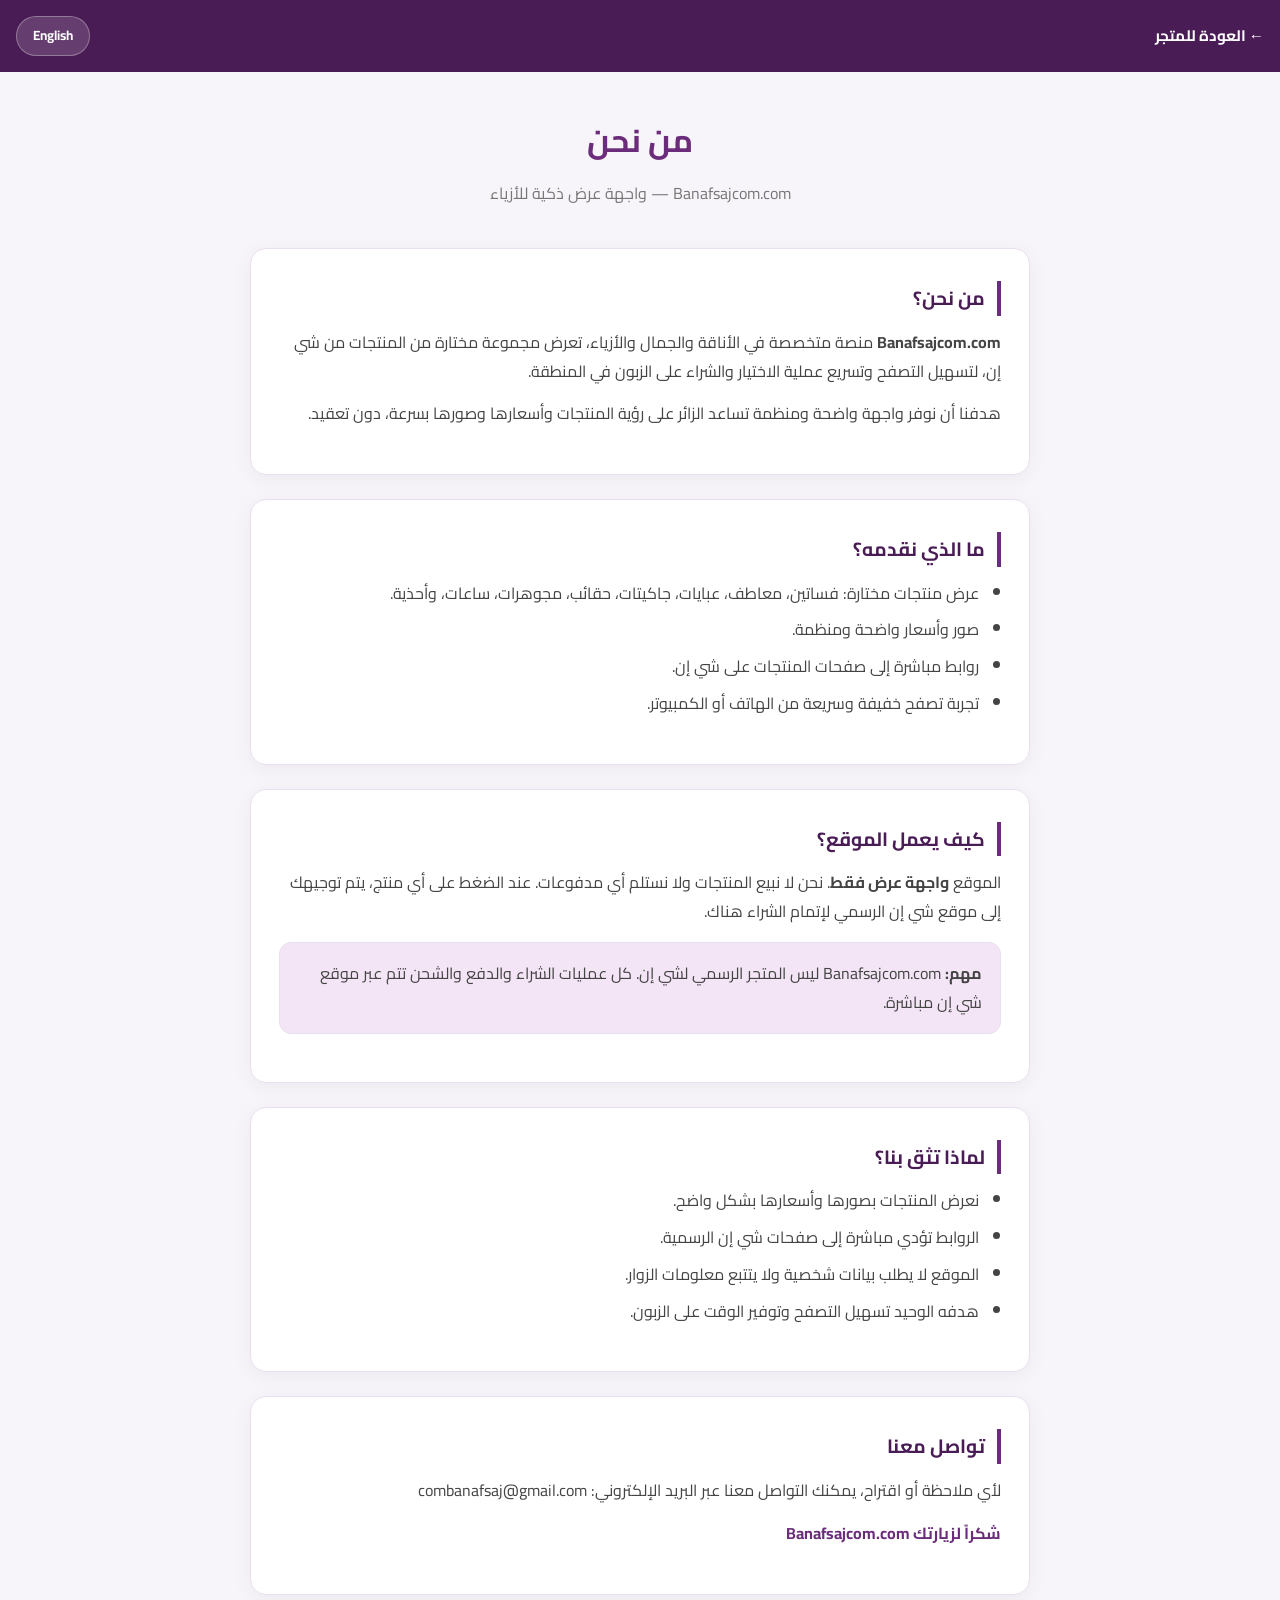
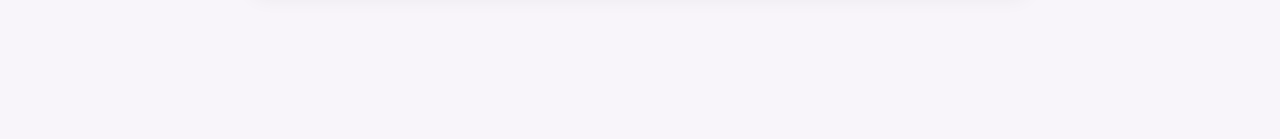
<file: about.html>
<!DOCTYPE html>
<html lang="ar" dir="rtl">
<head>
  <meta charset="UTF-8" />
  <meta name="viewport" content="width=device-width, initial-scale=1.0" />
  <title>من نحن | Banafsaj</title>
  <link href="https://fonts.googleapis.com/css2?family=Cairo:wght@400;600;700&display=swap" rel="stylesheet">
  <style>
    :root { --primary: #6B2D7B; --primary-dark: #4A1C55; --bg: #F8F5FA; --card: #FFF; --text: #2D1B36; --border: #E8DFF0; }
    * { box-sizing: border-box; margin: 0; padding: 0; }
    body { font-family: 'Cairo', sans-serif; background: var(--bg); color: var(--text); line-height: 1.8; }
    header { background: var(--primary-dark); color: #fff; padding: 1rem; display: flex; justify-content: space-between; align-items: center; }
    header a { color: #fff; text-decoration: none; font-weight: bold; font-size: 0.95rem; }
    .btn-lang { background: rgba(255,255,255,0.15); border: 1px solid rgba(255,255,255,0.3); color: #fff; padding: 0.4rem 1rem; border-radius: 50px; cursor: pointer; font-family: inherit; font-weight: bold; }
    .container { max-width: 820px; margin: 40px auto; padding: 0 20px 80px; }
    h1 { font-size: 2rem; color: var(--primary); text-align: center; margin-bottom: 10px; }
    .subtitle { color: #777; text-align: center; margin-bottom: 40px; }
    .card { background: var(--card); border-radius: 16px; padding: 32px 28px; box-shadow: 0 4px 20px rgba(0,0,0,0.05); margin-bottom: 24px; border: 1px solid var(--border); }
    h2 { font-size: 1.2rem; color: var(--primary-dark); margin-bottom: 12px; border-right: 4px solid var(--primary); padding-right: 12px; }
    html[dir="ltr"] h2 { border-right: none; border-left: 4px solid var(--primary); padding-right: 0; padding-left: 12px; }
    p { margin-bottom: 14px; color: #444; }
    ul { padding-right: 22px; margin-bottom: 14px; color: #444; }
    html[dir="ltr"] ul { padding-right: 0; padding-left: 22px; }
    li { margin-bottom: 8px; }
    .highlight { background: #f3e5f5; border-radius: 12px; padding: 16px 18px; margin: 16px 0; border: 1px solid #E8DFF0; }
    @media (max-width: 600px) { h1 { font-size: 1.55rem; } .card { padding: 24px 18px; } }
  </style>
</head>
<body>
  <header>
    <a href="index.html" data-ar="← العودة للمتجر" data-en="← Back to Store">← العودة للمتجر</a>
    <button class="btn-lang" id="langBtn" onclick="toggleLang()">English</button>
  </header>

  <div class="container">
    <h1 data-ar="من نحن" data-en="About Us">من نحن</h1>
    <p class="subtitle" data-ar="Banafsajcom.com — واجهة عرض ذكية للأزياء" data-en="Banafsajcom.com — Smart Fashion Showcase">Banafsajcom.com — واجهة عرض ذكية للأزياء</p>

    <div class="card">
      <h2 data-ar="من نحن؟" data-en="Who are we?">من نحن؟</h2>
      <p data-ar="<strong>Banafsajcom.com</strong> منصة متخصصة في الأناقة والجمال والأزياء، تعرض مجموعة مختارة من المنتجات من شي إن، لتسهيل التصفح وتسريع عملية الاختيار والشراء على الزبون في المنطقة." 
         data-en="<strong>Banafsajcom.com</strong> is a platform specialized in elegance, beauty, and fashion. We showcase a curated selection of Shein products to facilitate browsing and speed up the selection and purchasing process for customers in the region."><strong>Banafsajcom.com</strong> منصة متخصصة في الأناقة والجمال والأزياء، تعرض مجموعة مختارة من المنتجات من شي إن، لتسهيل التصفح وتسريع عملية الاختيار والشراء على الزبون في المنطقة.</p>
      <p data-ar="هدفنا أن نوفر واجهة واضحة ومنظمة تساعد الزائر على رؤية المنتجات وأسعارها وصورها بسرعة، دون تعقيد." 
         data-en="Our goal is to provide a clear and organized interface that helps visitors see products, prices, and images quickly, without complexity.">هدفنا أن نوفر واجهة واضحة ومنظمة تساعد الزائر على رؤية المنتجات وأسعارها وصورها بسرعة، دون تعقيد.</p>
    </div>

    <div class="card">
      <h2 data-ar="ما الذي نقدمه؟" data-en="What do we offer?">ما الذي نقدمه؟</h2>
      <ul>
        <li data-ar="عرض منتجات مختارة: فساتين، معاطف، عبايات، جاكيتات، حقائب، مجوهرات، ساعات، وأحذية." 
            data-en="Curated products: dresses, coats, abayas, jackets, bags, jewelry, watches, and shoes.">عرض منتجات مختارة: فساتين، معاطف، عبايات، جاكيتات، حقائب، مجوهرات، ساعات، وأحذية.</li>
        <li data-ar="صور وأسعار واضحة ومنظمة." data-en="Clear and organized images and prices.">صور وأسعار واضحة ومنظمة.</li>
        <li data-ar="روابط مباشرة إلى صفحات المنتجات على شي إن." data-en="Direct links to product pages on Shein.">روابط مباشرة إلى صفحات المنتجات على شي إن.</li>
        <li data-ar="تجربة تصفح خفيفة وسريعة من الهاتف أو الكمبيوتر." data-en="Light and fast browsing experience from mobile or PC.">تجربة تصفح خفيفة وسريعة من الهاتف أو الكمبيوتر.</li>
      </ul>
    </div>

    <div class="card">
      <h2 data-ar="كيف يعمل الموقع؟" data-en="How does the site work?">كيف يعمل الموقع؟</h2>
      <p data-ar="الموقع <strong>واجهة عرض فقط</strong>. نحن لا نبيع المنتجات ولا نستلم أي مدفوعات. عند الضغط على أي منتج، يتم توجيهك إلى موقع شي إن الرسمي لإتمام الشراء هناك." 
         data-en="The site is a <strong>showcase interface only</strong>. We do not sell products or receive any payments. When clicking on a product, you are redirected to the official Shein website to complete the purchase there.">الموقع <strong>واجهة عرض فقط</strong>. نحن لا نبيع المنتجات ولا نستلم أي مدفوعات. عند الضغط على أي منتج، يتم توجيهك إلى موقع شي إن الرسمي لإتمام الشراء هناك.</p>
      <div class="highlight">
        <p style="margin:0" data-ar="<strong>مهم:</strong> Banafsajcom.com ليس المتجر الرسمي لشي إن. كل عمليات الشراء والدفع والشحن تتم عبر موقع شي إن مباشرة." 
           data-en="<strong>Important:</strong> Banafsajcom.com is not the official Shein store. All purchase, payment, and shipping processes are handled directly through Shein."><strong>مهم:</strong> Banafsajcom.com ليس المتجر الرسمي لشي إن. كل عمليات الشراء والدفع والشحن تتم عبر موقع شي إن مباشرة.</p>
      </div>
    </div>

    <div class="card">
      <h2 data-ar="لماذا تثق بنا؟" data-en="Why trust us?">لماذا تثق بنا؟</h2>
      <ul>
        <li data-ar="نعرض المنتجات بصورها وأسعارها بشكل واضح." data-en="We display products with clear images and prices.">نعرض المنتجات بصورها وأسعارها بشكل واضح.</li>
        <li data-ar="الروابط تؤدي مباشرة إلى صفحات شي إن الرسمية." data-en="Links lead directly to official Shein pages.">الروابط تؤدي مباشرة إلى صفحات شي إن الرسمية.</li>
        <li data-ar="الموقع لا يطلب بيانات شخصية ولا يتتبع معلومات الزوار." data-en="The site does not require personal data and does not track visitors.">الموقع لا يطلب بيانات شخصية ولا يتتبع معلومات الزوار.</li>
        <li data-ar="هدفه الوحيد تسهيل التصفح وتوفير الوقت على الزبون." data-en="Its sole purpose is to facilitate browsing and save customer time.">هدفه الوحيد تسهيل التصفح وتوفير الوقت على الزبون.</li>
      </ul>
    </div>

    <div class="card">
      <h2 data-ar="تواصل معنا" data-en="Contact Us">تواصل معنا</h2>
      <p data-ar="لأي ملاحظة أو اقتراح، يمكنك التواصل معنا عبر البريد الإلكتروني: combanafsaj@gmail.com" 
         data-en="For any feedback or suggestions, contact us via email: combanafsaj@gmail.com">لأي ملاحظة أو اقتراح، يمكنك التواصل معنا عبر البريد الإلكتروني: combanafsaj@gmail.com</p>
      <p style="color:var(--primary); font-weight:700;" data-ar="شكراً لزيارتك Banafsajcom.com" data-en="Thank you for visiting Banafsajcom.com">شكراً لزيارتك Banafsajcom.com</p>
    </div>
  </div>

  <script>
    let currentLang = 'ar';
    function toggleLang() {
      currentLang = currentLang === 'ar' ? 'en' : 'ar';
      const isAr = currentLang === 'ar';
      document.documentElement.setAttribute('lang', isAr ? 'ar' : 'en');
      document.documentElement.setAttribute('dir', isAr ? 'rtl' : 'ltr');
      document.getElementById('langBtn').textContent = isAr ? 'English' : 'العربية';
      document.querySelectorAll('[data-ar]').forEach(el => {
        el.innerHTML = isAr ? el.dataset.ar : el.dataset.en;
      });
    }
  </script>
</body>
</html>
</file>
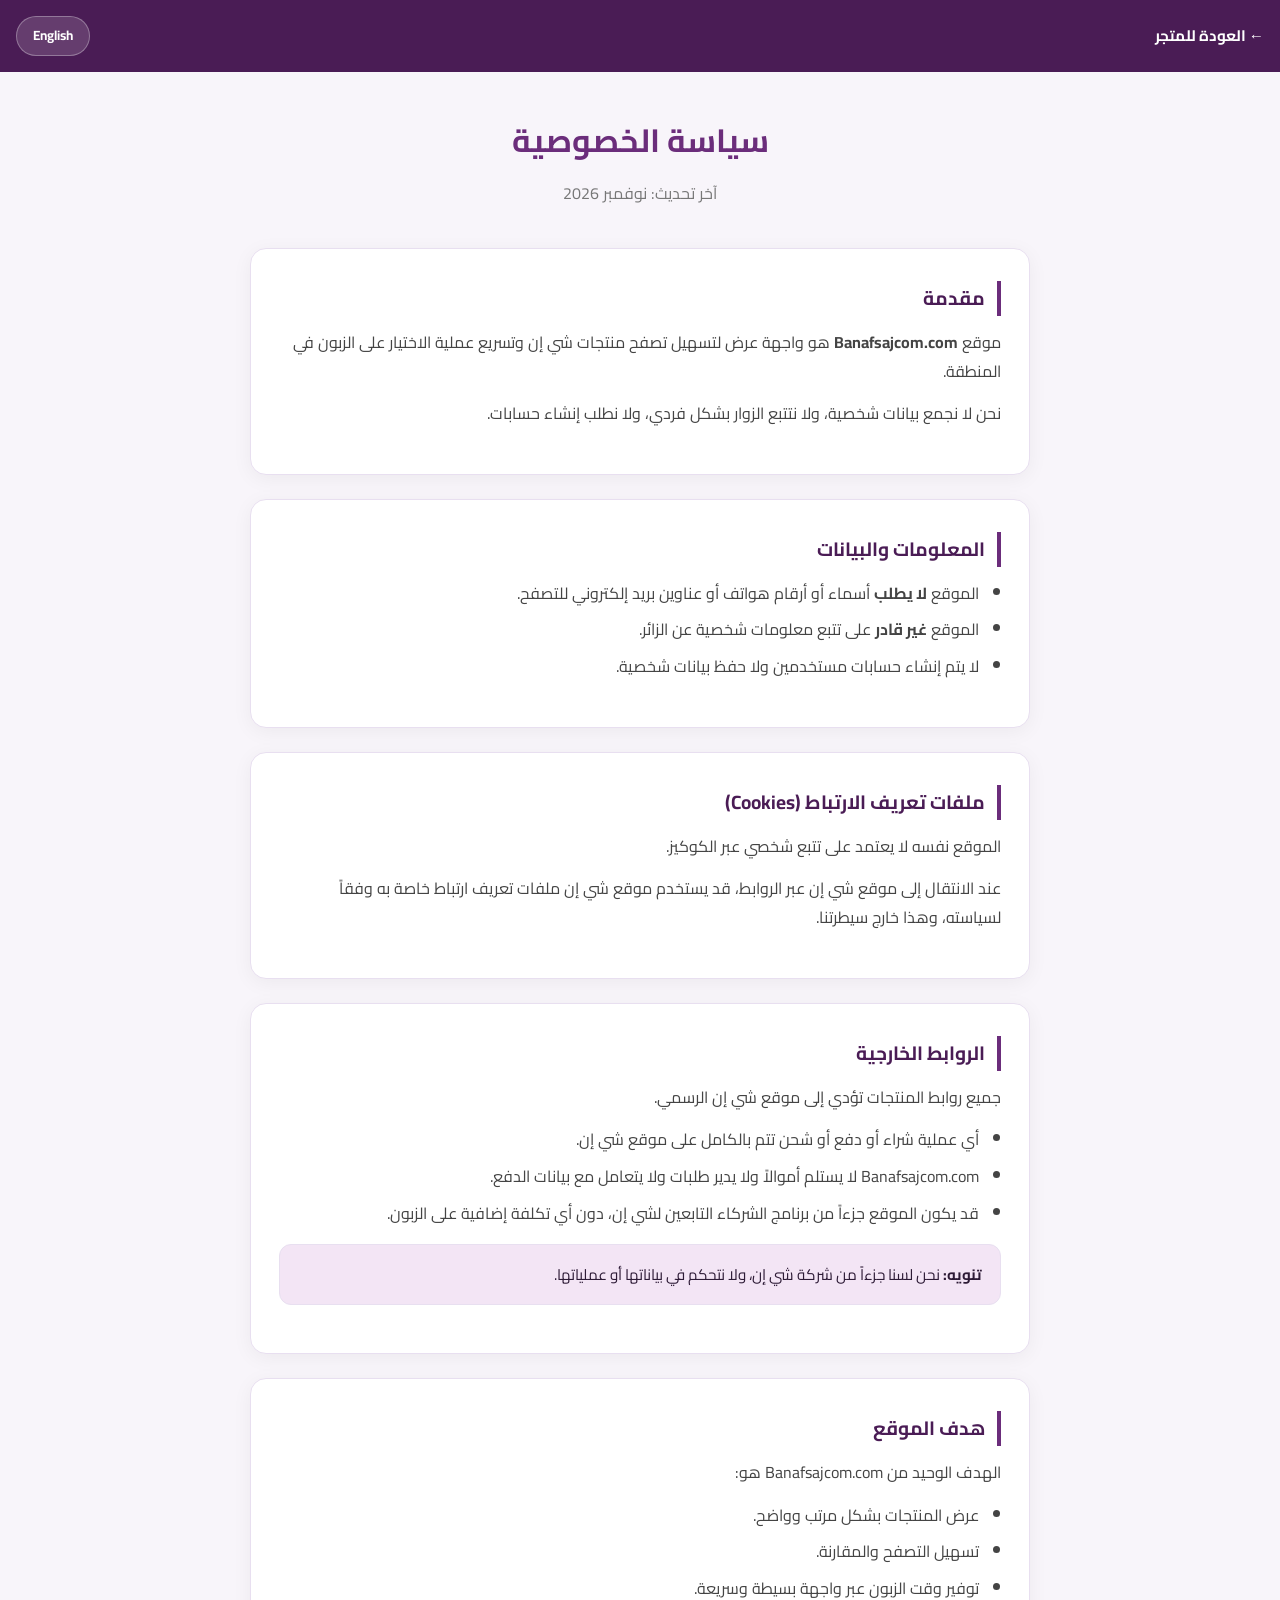
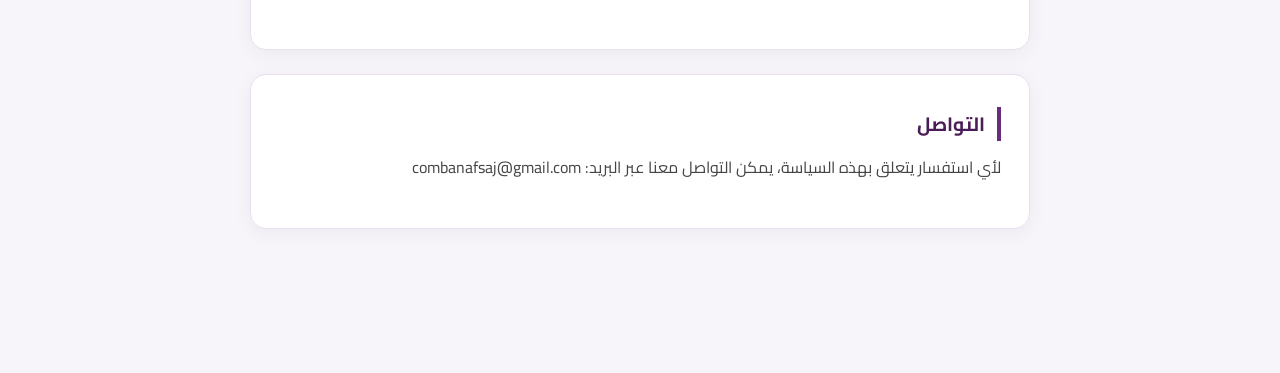
<file: privacy.html>
<!DOCTYPE html>
<html lang="ar" dir="rtl">
<head>
  <meta charset="UTF-8" />
  <meta name="viewport" content="width=device-width, initial-scale=1.0" />
  <title>سياسة الخصوصية | Banafsaj</title>
  <link href="https://fonts.googleapis.com/css2?family=Cairo:wght@400;600;700&display=swap" rel="stylesheet">
  <style>
    :root { --primary: #6B2D7B; --primary-dark: #4A1C55; --bg: #F8F5FA; --card: #FFF; --text: #2D1B36; --border: #E8DFF0; }
    * { box-sizing: border-box; margin: 0; padding: 0; }
    body { font-family: 'Cairo', sans-serif; background: var(--bg); color: var(--text); line-height: 1.8; }
    header { background: var(--primary-dark); color: #fff; padding: 1rem; display: flex; justify-content: space-between; align-items: center; }
    header a { color: #fff; text-decoration: none; font-weight: bold; font-size: 0.95rem; }
    .btn-lang { background: rgba(255,255,255,0.15); border: 1px solid rgba(255,255,255,0.3); color: #fff; padding: 0.4rem 1rem; border-radius: 50px; cursor: pointer; font-family: inherit; font-weight: bold; }
    .container { max-width: 820px; margin: 40px auto; padding: 0 20px 80px; }
    h1 { font-size: 2rem; color: var(--primary); text-align: center; margin-bottom: 10px; }
    .subtitle { color: #777; text-align: center; margin-bottom: 40px; }
    .card { background: var(--card); border-radius: 16px; padding: 32px 28px; box-shadow: 0 4px 20px rgba(0,0,0,0.05); margin-bottom: 24px; border: 1px solid var(--border); }
    h2 { font-size: 1.2rem; color: var(--primary-dark); margin-bottom: 12px; border-right: 4px solid var(--primary); padding-right: 12px; }
    html[dir="ltr"] h2 { border-right: none; border-left: 4px solid var(--primary); padding-right: 0; padding-left: 12px; }
    p { margin-bottom: 14px; color: #444; }
    ul { padding-right: 22px; margin-bottom: 14px; color: #444; }
    html[dir="ltr"] ul { padding-right: 0; padding-left: 22px; }
    li { margin-bottom: 8px; }
    .note { background: #f3e5f5; border-radius: 12px; padding: 16px 18px; margin: 16px 0; font-size: 0.95rem; border: 1px solid #E8DFF0; }
    @media (max-width: 600px) { h1 { font-size: 1.55rem; } .card { padding: 24px 18px; } }
  </style>
</head>
<body>
  <header>
    <a href="index.html" data-ar="← العودة للمتجر" data-en="← Back to Store">← العودة للمتجر</a>
    <button class="btn-lang" id="langBtn" onclick="toggleLang()">English</button>
  </header>

  <div class="container">
    <h1 data-ar="سياسة الخصوصية" data-en="Privacy Policy">سياسة الخصوصية</h1>
    <p class="subtitle" data-ar="آخر تحديث: نوفمبر 2026" data-en="Last Updated: November 2026">آخر تحديث: نوفمبر 2026</p>

    <div class="card">
      <h2 data-ar="مقدمة" data-en="Introduction">مقدمة</h2>
      <p data-ar="موقع <strong>Banafsajcom.com</strong> هو واجهة عرض لتسهيل تصفح منتجات شي إن وتسريع عملية الاختيار على الزبون في المنطقة." 
         data-en="<strong>Banafsajcom.com</strong> is a showcase interface designed to facilitate browsing Shein products and speed up the selection process for customers in the region.">موقع <strong>Banafsajcom.com</strong> هو واجهة عرض لتسهيل تصفح منتجات شي إن وتسريع عملية الاختيار على الزبون في المنطقة.</p>
      <p data-ar="نحن لا نجمع بيانات شخصية، ولا نتتبع الزوار بشكل فردي، ولا نطلب إنشاء حسابات." 
         data-en="We do not collect personal data, do not track visitors individually, and do not require account creation.">نحن لا نجمع بيانات شخصية، ولا نتتبع الزوار بشكل فردي، ولا نطلب إنشاء حسابات.</p>
    </div>

    <div class="card">
      <h2 data-ar="المعلومات والبيانات" data-en="Information and Data">المعلومات والبيانات</h2>
      <ul>
        <li data-ar="الموقع <strong>لا يطلب</strong> أسماء أو أرقام هواتف أو عناوين بريد إلكتروني للتصفح." 
            data-en="The site <strong>does not require</strong> names, phone numbers, or email addresses for browsing.">الموقع <strong>لا يطلب</strong> أسماء أو أرقام هواتف أو عناوين بريد إلكتروني للتصفح.</li>
        <li data-ar="الموقع <strong>غير قادر</strong> على تتبع معلومات شخصية عن الزائر." 
            data-en="The site is <strong>unable</strong> to track personal information about the visitor.">الموقع <strong>غير قادر</strong> على تتبع معلومات شخصية عن الزائر.</li>
        <li data-ar="لا يتم إنشاء حسابات مستخدمين ولا حفظ بيانات شخصية." 
            data-en="No user accounts are created, and no personal data is stored.">لا يتم إنشاء حسابات مستخدمين ولا حفظ بيانات شخصية.</li>
      </ul>
    </div>

    <div class="card">
      <h2 data-ar="ملفات تعريف الارتباط (Cookies)" data-en="Cookies">ملفات تعريف الارتباط (Cookies)</h2>
      <p data-ar="الموقع نفسه لا يعتمد على تتبع شخصي عبر الكوكيز." 
         data-en="The site itself does not rely on personal tracking via cookies.">الموقع نفسه لا يعتمد على تتبع شخصي عبر الكوكيز.</p>
      <p data-ar="عند الانتقال إلى موقع شي إن عبر الروابط، قد يستخدم موقع شي إن ملفات تعريف ارتباط خاصة به وفقاً لسياسته، وهذا خارج سيطرتنا." 
         data-en="When redirected to Shein via links, Shein may use its own cookies according to its policy, which is beyond our control.">عند الانتقال إلى موقع شي إن عبر الروابط، قد يستخدم موقع شي إن ملفات تعريف ارتباط خاصة به وفقاً لسياسته، وهذا خارج سيطرتنا.</p>
    </div>

    <div class="card">
      <h2 data-ar="الروابط الخارجية" data-en="External Links">الروابط الخارجية</h2>
      <p data-ar="جميع روابط المنتجات تؤدي إلى موقع شي إن الرسمي." 
         data-en="All product links lead to the official Shein website.">جميع روابط المنتجات تؤدي إلى موقع شي إن الرسمي.</p>
      <ul>
        <li data-ar="أي عملية شراء أو دفع أو شحن تتم بالكامل على موقع شي إن." 
            data-en="Any purchase, payment, or shipping process is fully handled on Shein.">أي عملية شراء أو دفع أو شحن تتم بالكامل على موقع شي إن.</li>
        <li data-ar="Banafsajcom.com لا يستلم أموالاً ولا يدير طلبات ولا يتعامل مع بيانات الدفع." 
            data-en="Banafsajcom.com does not receive money, manage orders, or handle payment data.">Banafsajcom.com لا يستلم أموالاً ولا يدير طلبات ولا يتعامل مع بيانات الدفع.</li>
        <li data-ar="قد يكون الموقع جزءاً من برنامج الشركاء التابعين لشي إن، دون أي تكلفة إضافية على الزبون." 
            data-en="The site may be part of Shein's affiliate program, at no extra cost to the customer.">قد يكون الموقع جزءاً من برنامج الشركاء التابعين لشي إن، دون أي تكلفة إضافية على الزبون.</li>
      </ul>
      <div class="note" data-ar="<strong>تنويه:</strong> نحن لسنا جزءاً من شركة شي إن، ولا نتحكم في بياناتها أو عملياتها." 
           data-en="<strong>Note:</strong> We are not part of Shein, nor do we control its data or operations."><strong>تنويه:</strong> نحن لسنا جزءاً من شركة شي إن، ولا نتحكم في بياناتها أو عملياتها.</div>
    </div>

    <div class="card">
      <h2 data-ar="هدف الموقع" data-en="Site Purpose">هدف الموقع</h2>
      <p data-ar="الهدف الوحيد من Banafsajcom.com هو:" data-en="The sole purpose of Banafsajcom.com is:">الهدف الوحيد من Banafsajcom.com هو:</p>
      <ul>
        <li data-ar="عرض المنتجات بشكل مرتب وواضح." data-en="Display products in a neat and clear manner.">عرض المنتجات بشكل مرتب وواضح.</li>
        <li data-ar="تسهيل التصفح والمقارنة." data-en="Facilitate browsing and comparison.">تسهيل التصفح والمقارنة.</li>
        <li data-ar="توفير وقت الزبون عبر واجهة بسيطة وسريعة." data-en="Save customer time through a simple and fast interface.">توفير وقت الزبون عبر واجهة بسيطة وسريعة.</li>
      </ul>
    </div>

    <div class="card">
      <h2 data-ar="التواصل" data-en="Contact">التواصل</h2>
      <p data-ar="لأي استفسار يتعلق بهذه السياسة، يمكن التواصل معنا عبر البريد: combanafsaj@gmail.com" 
         data-en="For any inquiries regarding this policy, you can contact us via email: combanafsaj@gmail.com">لأي استفسار يتعلق بهذه السياسة، يمكن التواصل معنا عبر البريد: combanafsaj@gmail.com</p>
    </div>
  </div>

  <script>
    let currentLang = 'ar';
    function toggleLang() {
      currentLang = currentLang === 'ar' ? 'en' : 'ar';
      const isAr = currentLang === 'ar';
      document.documentElement.setAttribute('lang', isAr ? 'ar' : 'en');
      document.documentElement.setAttribute('dir', isAr ? 'rtl' : 'ltr');
      document.getElementById('langBtn').textContent = isAr ? 'English' : 'العربية';
      document.querySelectorAll('[data-ar]').forEach(el => {
        el.innerHTML = isAr ? el.dataset.ar : el.dataset.en;
      });
    }
  </script>
</body>
</html>
</file>
